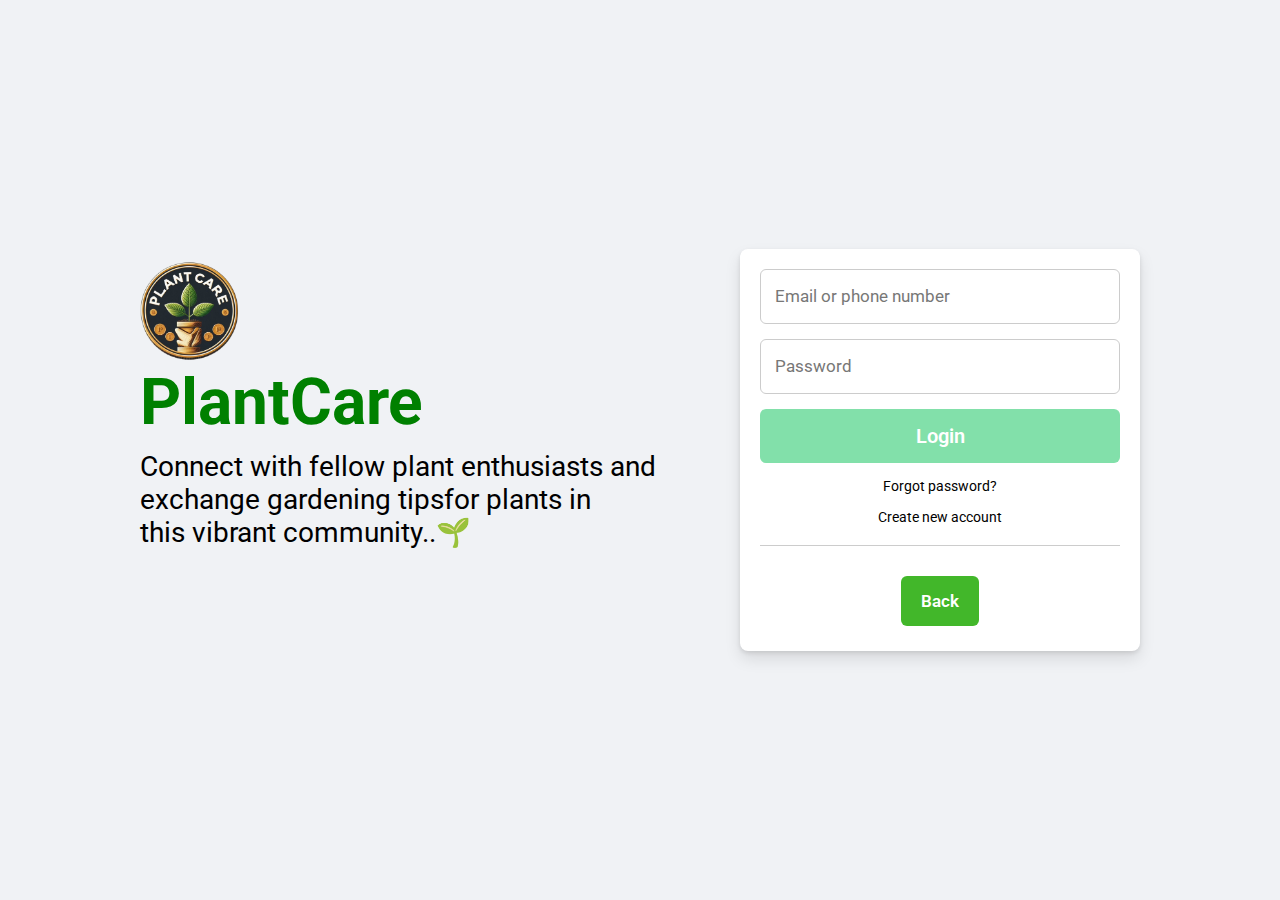
<file: login.html>
<!DOCTYPE html>
<html lang="en">
  <head>
    <meta charset="UTF-8">
    <meta name="viewport" content="width=device-width, initial-scale=1.0">
    <title>PlantCare Login Page </title>
    <link rel="stylesheet" href="style2.css">
  </head>
  <body>
    <div class="container flex">
      <div class="account-page flex">
        <div class="text">
          <img
                      alt="image"
                      src="public/Icons/icc.png" 
                      height="100"
                      max-width: 100%;
                    />
          <h1><a>PlantCare</a></h1>
          <p>Connect with fellow plant enthusiasts and</p>
          <p>exchange gardening tipsfor plants in<br> this vibrant community..🌱</p>
        </div>
        <form action="#">
          <input type="email" placeholder="Email or phone number" required>
          <input type="password" placeholder="Password" required>
          <div class="link">
            <button type="submit" class="login">Login</button>
            <a href="#" class="forgot">Forgot password?</a>
            <a href="#" class="forgot">Create new account</a>
          </div>
          <hr>
          <div class="button">
            <a href="index.html">Back</a>
          </div>
        </form>
      </div>
    </div>
    <!-- <script src="\port.js"> </script> -->
    <script>
      var modal = document.getElementById('id01');
      window.onclick = function(event) {
        if (event.target == modal) {
          modal.style.display = "none";
        }
      }
    </script>
  </body>
</html>
</file>
<file: style2.css>
@import url('https://fonts.googleapis.com/css2?family=Roboto:wght@300;400;500;700&display=swap');

* {
  margin: 0;
  padding: 0;
  box-sizing: border-box;
  font-family: 'Roboto', sans-serif;
}

.flex {
  display: flex;
  align-items: center;
}

.container {
  padding: 0 15px;
  min-height: 100vh;
  justify-content: center;
  background: #f0f2f5;
}

.account-page {
  justify-content: space-between;
  max-width: 1000px;
  width: 100%;
}

.account-page .text {
  margin-bottom: 90px;
}

.account-page h1 {
  color: green;
  font-size: 4rem;
  margin-bottom: 10px;
}
.account-page h1 span{
  color: black ;
  transition: all 0.3s ease;
}

.account-page p {
  font-size: 1.75rem;
  white-space: nowrap;
}

form {
  display: flex;
  flex-direction: column;
  background: #fff;
  border-radius: 8px;
  padding: 20px;
  box-shadow: 0 2px 4px rgba(0, 0, 0, 0.1),
    0 8px 16px rgba(0, 0, 0, 0.1);
  max-width: 400px;
  width: 100%;
}

form input {
  height: 55px;
  width: 100%;
  border: 1px solid #ccc;
  border-radius: 6px;
  margin-bottom: 15px;
  font-size: 1rem;
  padding: 0 14px;
}

form input:focus {
  outline: none;
  border-color: #82E0AA ;
}

::placeholder {
  color: #777;
  font-size: 1.063rem;
}

.link {
  display: flex;
  flex-direction: column;
  text-align: center;
  gap: 15px;
}

.link .login {
  border: none;
  outline: none;
  cursor: pointer;
  background: #82E0AA ;
  padding: 15px 0;
  border-radius: 6px;
  color: #fff;
  font-size: 1.25rem;
  font-weight: 600;
  transition: 0.2s ease;
}

.link .login:hover {
  background: green;
}

form a {
  text-decoration: none;
}

.link .forgot {
  color: black ;
  font-size: 0.875rem;
}

/* .link .forgot:hover {
  text-decoration: underline;
} */

hr {
  border: none;
  height: 1px;
  background-color: #ccc;
  margin-bottom: 20px;
  margin-top: 20px;
}

.button {
  margin-top: 25px;
  text-align: center;
  margin-bottom: 20px;
}

.button a {
  padding: 15px 20px;
  background: #42b72a;
  border-radius: 6px;
  color: #fff;
  font-size: 1.063rem;
  font-weight: 600;
  transition: 0.2s ease;
}

.button a:hover {
  background: #3ba626;
}

@media (max-width: 900px) {
  .account-page {
    flex-direction: column;
    text-align: center;
  }

  .account-page .text {
    margin-bottom: 30px;
  }
}

@media (max-width: 460px) {
  .account-page h1 {
    font-size: 3.5rem;
  }

  .account-page p {
    font-size: 1.3rem;
  }

  form {
    padding: 15px;
  }
}
</file>
